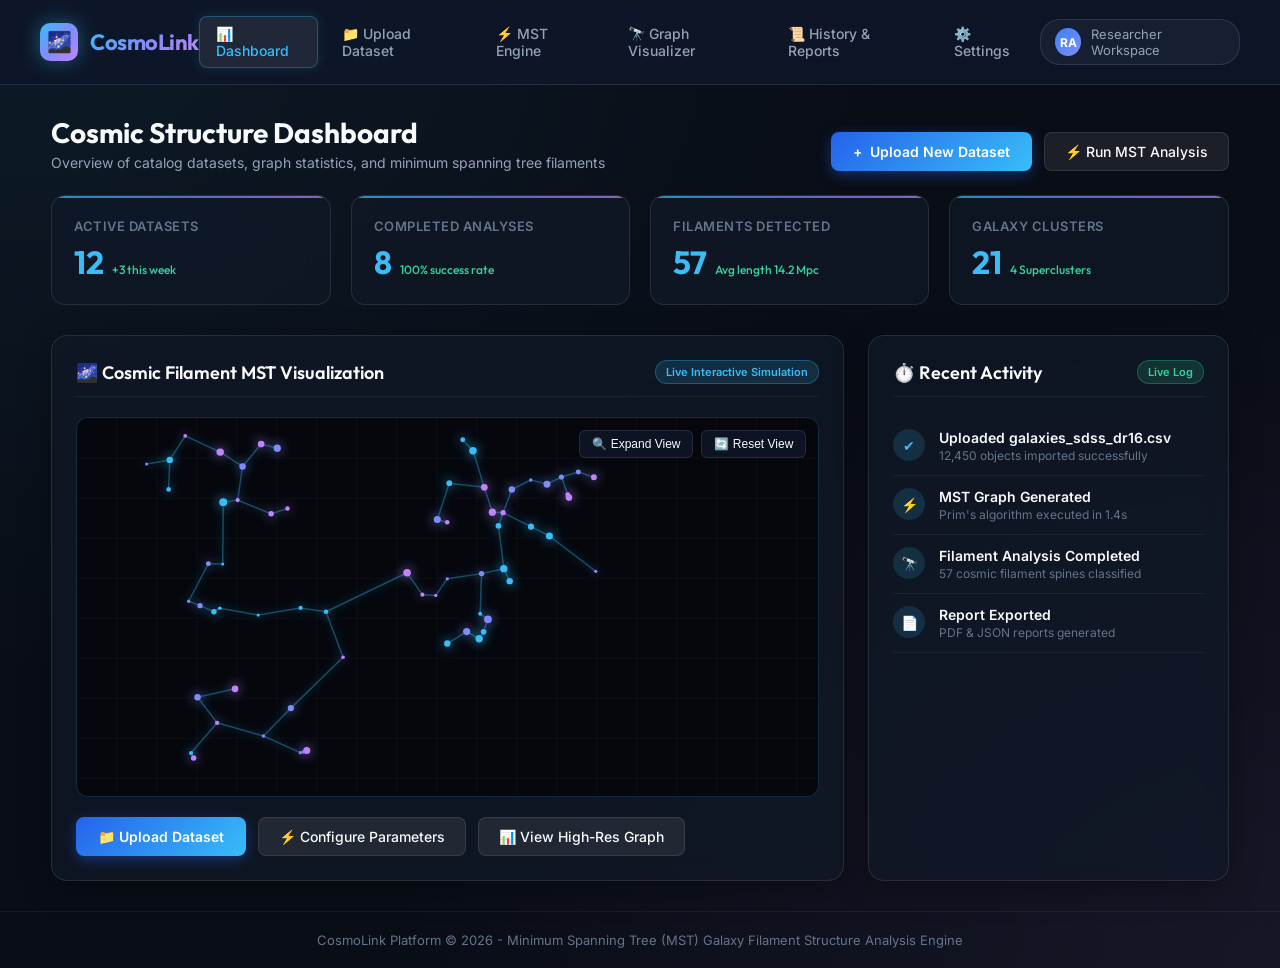
<file: app/index.html>
<!DOCTYPE html>
<html lang="en">
<head>
  <meta charset="UTF-8">
  <meta name="viewport" content="width=device-width, initial-scale=1.0">
  <title>CosmoLink - Cosmic Filament Analysis Dashboard</title>
  <link rel="stylesheet" href="styles.css">
</head>
<body>

<header>
  <a href="index.html" class="brand">
    <div class="brand-logo">🌌</div>
    <h1>CosmoLink</h1>
  </a>

  <nav>
    <a href="index.html" class="active">📊 Dashboard</a>
    <a href="upload.html">📁 Upload Dataset</a>
    <a href="analysis.html">⚡ MST Engine</a>
    <a href="results.html">🔭 Graph Visualizer</a>
    <a href="history.html">📜 History & Reports</a>
    <a href="settings.html">⚙️ Settings</a>
  </nav>

  <div class="user-badge">
    <div class="avatar">RA</div>
    <span>Researcher Workspace</span>
  </div>
</header>

<div class="container">
  <div class="page-header">
    <div>
      <h2>Cosmic Structure Dashboard</h2>
      <p>Overview of catalog datasets, graph statistics, and minimum spanning tree filaments</p>
    </div>
    <div class="button-group" style="margin-top:0;">
      <a href="upload.html" class="btn-primary"><span>+</span> Upload New Dataset</a>
      <a href="analysis.html" class="btn-secondary">⚡ Run MST Analysis</a>
    </div>
  </div>

  <div class="cards-grid">
    <div class="metric-card">
      <h3>Active Datasets</h3>
      <div class="val">12 <span class="sub">+3 this week</span></div>
    </div>
    <div class="metric-card">
      <h3>Completed Analyses</h3>
      <div class="val">8 <span class="sub">100% success rate</span></div>
    </div>
    <div class="metric-card">
      <h3>Filaments Detected</h3>
      <div class="val">57 <span class="sub">Avg length 14.2 Mpc</span></div>
    </div>
    <div class="metric-card">
      <h3>Galaxy Clusters</h3>
      <div class="val">21 <span class="sub">4 Superclusters</span></div>
    </div>
  </div>

  <div class="main-grid">
    <div class="panel">
      <div class="panel-header">
        <h3 class="panel-title">🌌 Cosmic Filament MST Visualization</h3>
        <span class="badge badge-info">Live Interactive Simulation</span>
      </div>

      <div class="canvas-wrapper">
        <canvas id="cosmoCanvas"></canvas>
        <div class="canvas-overlay-controls">
          <button class="btn-icon" onclick="location.href='results.html'">🔍 Expand View</button>
          <button class="btn-icon">🔄 Reset View</button>
        </div>
      </div>

      <div class="button-group">
        <a href="upload.html" class="btn-primary">📁 Upload Dataset</a>
        <a href="analysis.html" class="btn-secondary">⚡ Configure Parameters</a>
        <a href="results.html" class="btn-secondary">📊 View High-Res Graph</a>
      </div>
    </div>

    <div class="panel">
      <div class="panel-header">
        <h3 class="panel-title">⏱️ Recent Activity</h3>
        <span class="badge badge-success">Live Log</span>
      </div>

      <ul class="activity-list">
        <li class="activity-item">
          <div class="activity-icon">✔</div>
          <div class="activity-content">
            <h4>Uploaded galaxies_sdss_dr16.csv</h4>
            <p>12,450 objects imported successfully</p>
          </div>
        </li>
        <li class="activity-item">
          <div class="activity-icon">⚡</div>
          <div class="activity-content">
            <h4>MST Graph Generated</h4>
            <p>Prim's algorithm executed in 1.4s</p>
          </div>
        </li>
        <li class="activity-item">
          <div class="activity-icon">🔭</div>
          <div class="activity-content">
            <h4>Filament Analysis Completed</h4>
            <p>57 cosmic filament spines classified</p>
          </div>
        </li>
        <li class="activity-item">
          <div class="activity-icon">📄</div>
          <div class="activity-content">
            <h4>Report Exported</h4>
            <p>PDF & JSON reports generated</p>
          </div>
        </li>
      </ul>
    </div>
  </div>
</div>

<footer>
  CosmoLink Platform &copy; 2026 - Minimum Spanning Tree (MST) Galaxy Filament Structure Analysis Engine
</footer>

<script src="main.js"></script>
</body>
</html>
</file>
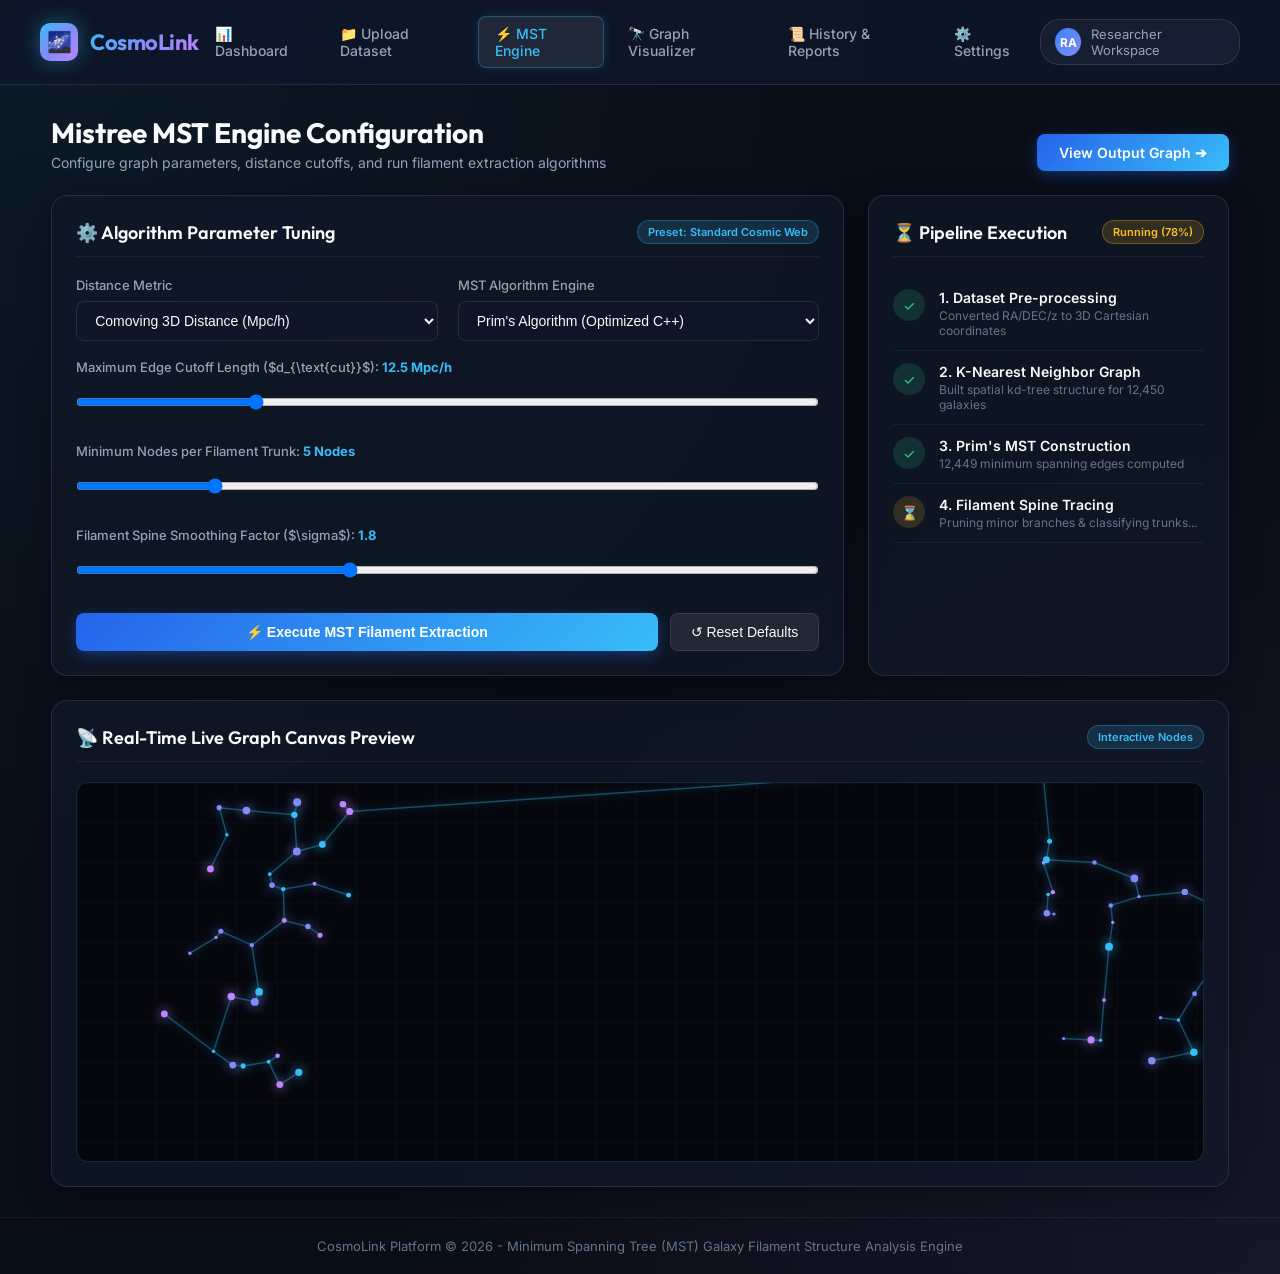
<file: app/analysis.html>
<!DOCTYPE html>
<html lang="en">
<head>
  <meta charset="UTF-8">
  <meta name="viewport" content="width=device-width, initial-scale=1.0">
  <title>MST Analysis Engine - CosmoLink</title>
  <link rel="stylesheet" href="styles.css">
</head>
<body>

<header>
  <a href="index.html" class="brand">
    <div class="brand-logo">🌌</div>
    <h1>CosmoLink</h1>
  </a>

  <nav>
    <a href="index.html">📊 Dashboard</a>
    <a href="upload.html">📁 Upload Dataset</a>
    <a href="analysis.html" class="active">⚡ MST Engine</a>
    <a href="results.html">🔭 Graph Visualizer</a>
    <a href="history.html">📜 History & Reports</a>
    <a href="settings.html">⚙️ Settings</a>
  </nav>

  <div class="user-badge">
    <div class="avatar">RA</div>
    <span>Researcher Workspace</span>
  </div>
</header>

<div class="container">
  <div class="page-header">
    <div>
      <h2>Mistree MST Engine Configuration</h2>
      <p>Configure graph parameters, distance cutoffs, and run filament extraction algorithms</p>
    </div>
    <div class="button-group" style="margin-top:0;">
      <a href="results.html" class="btn-primary">View Output Graph ➔</a>
    </div>
  </div>

  <div class="main-grid">
    <div class="panel">
      <div class="panel-header">
        <h3 class="panel-title">⚙️ Algorithm Parameter Tuning</h3>
        <span class="badge badge-info">Preset: Standard Cosmic Web</span>
      </div>

      <div style="display:grid; grid-template-columns: 1fr 1fr; gap:20px;">
        <div class="form-group">
          <label>Distance Metric</label>
          <select class="form-control">
            <option selected>Comoving 3D Distance (Mpc/h)</option>
            <option>Angular Separation + Redshift Space</option>
            <option>Projected 2D Sky Coordinates</option>
          </select>
        </div>

        <div class="form-group">
          <label>MST Algorithm Engine</label>
          <select class="form-control">
            <option selected>Prim's Algorithm (Optimized C++)</option>
            <option>Kruskal's Parallel Disjoint-Set</option>
            <option>SciPy Minimum Spanning Tree</option>
          </select>
        </div>
      </div>

      <div class="form-group">
        <label>Maximum Edge Cutoff Length ($d_{\text{cut}}$): <strong style="color:var(--accent-cyan);" id="dcutVal">12.5 Mpc/h</strong></label>
        <input type="range" min="1" max="50" value="12" class="form-control" oninput="document.getElementById('dcutVal').innerText = this.value + '.5 Mpc/h'">
      </div>

      <div class="form-group">
        <label>Minimum Nodes per Filament Trunk: <strong style="color:var(--accent-cyan);" id="nodesVal">5 Nodes</strong></label>
        <input type="range" min="2" max="20" value="5" class="form-control" oninput="document.getElementById('nodesVal').innerText = this.value + ' Nodes'">
      </div>

      <div class="form-group">
        <label>Filament Spine Smoothing Factor ($\sigma$): <strong style="color:var(--accent-cyan);" id="smoothVal">1.8</strong></label>
        <input type="range" min="0" max="5" step="0.1" value="1.8" class="form-control" oninput="document.getElementById('smoothVal').innerText = this.value">
      </div>

      <div class="button-group">
        <button class="btn-primary" style="flex:1; justify-content:center;">⚡ Execute MST Filament Extraction</button>
        <button class="btn-secondary">↺ Reset Defaults</button>
      </div>
    </div>

    <div class="panel">
      <div class="panel-header">
        <h3 class="panel-title">⏳ Pipeline Execution</h3>
        <span class="badge badge-pending">Running (78%)</span>
      </div>

      <ul class="activity-list">
        <li class="activity-item">
          <div class="activity-icon" style="background:rgba(52,211,153,0.15); color:var(--accent-green);">✓</div>
          <div class="activity-content">
            <h4>1. Dataset Pre-processing</h4>
            <p>Converted RA/DEC/z to 3D Cartesian coordinates</p>
          </div>
        </li>
        <li class="activity-item">
          <div class="activity-icon" style="background:rgba(52,211,153,0.15); color:var(--accent-green);">✓</div>
          <div class="activity-content">
            <h4>2. K-Nearest Neighbor Graph</h4>
            <p>Built spatial kd-tree structure for 12,450 galaxies</p>
          </div>
        </li>
        <li class="activity-item">
          <div class="activity-icon" style="background:rgba(52,211,153,0.15); color:var(--accent-green);">✓</div>
          <div class="activity-content">
            <h4>3. Prim's MST Construction</h4>
            <p>12,449 minimum spanning edges computed</p>
          </div>
        </li>
        <li class="activity-item">
          <div class="activity-icon" style="background:rgba(251,191,36,0.15); color:var(--accent-amber);">⌛</div>
          <div class="activity-content">
            <h4>4. Filament Spine Tracing</h4>
            <p>Pruning minor branches & classifying trunks...</p>
          </div>
        </li>
      </ul>
    </div>
  </div>

  <div class="panel" style="margin-top:24px;">
    <div class="panel-header">
      <h3 class="panel-title">📡 Real-Time Live Graph Canvas Preview</h3>
      <span class="badge badge-info">Interactive Nodes</span>
    </div>

    <div class="canvas-wrapper">
      <canvas id="cosmoCanvas"></canvas>
    </div>
  </div>
</div>

<footer>
  CosmoLink Platform &copy; 2026 - Minimum Spanning Tree (MST) Galaxy Filament Structure Analysis Engine
</footer>

<script src="main.js"></script>
</body>
</html>
</file>
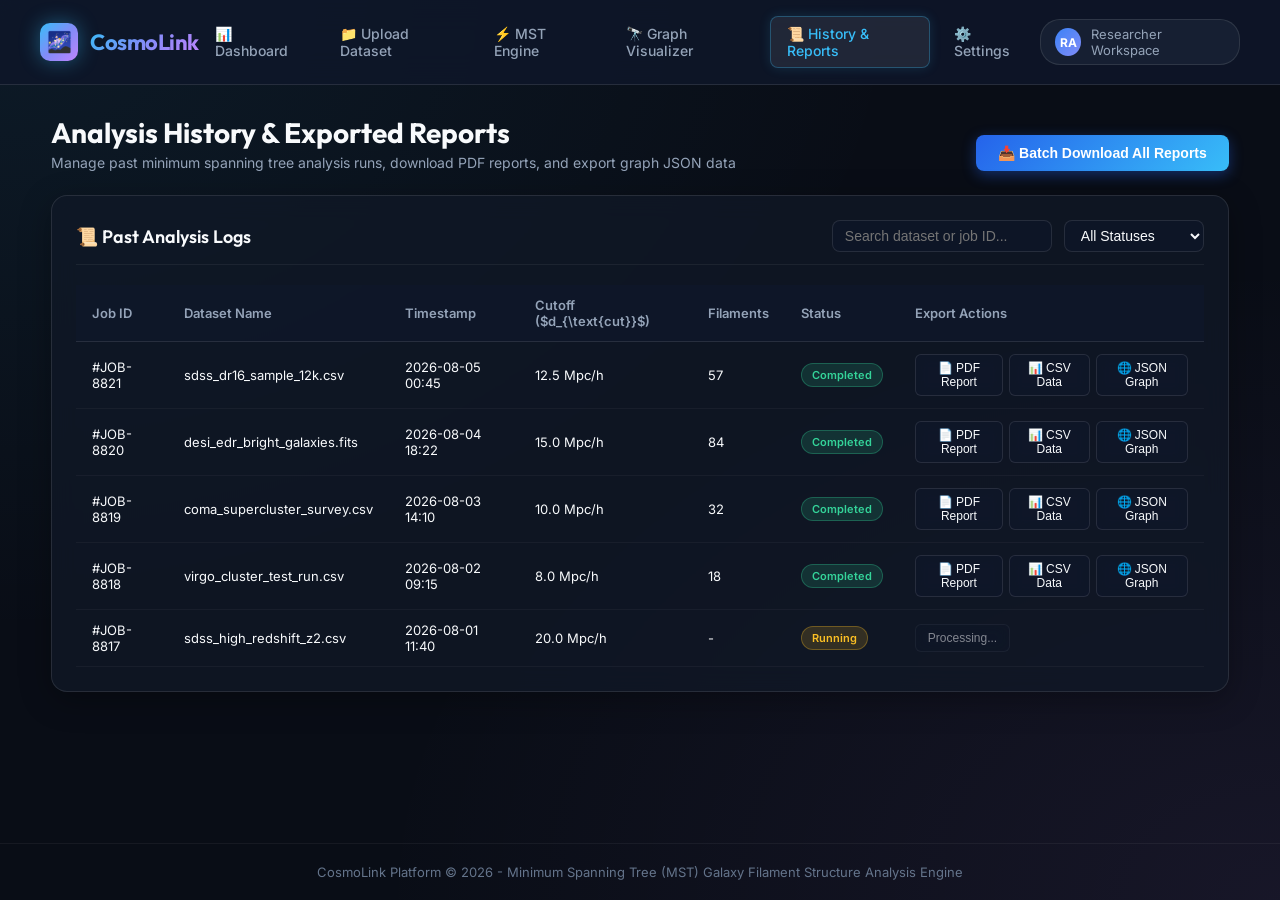
<file: app/history.html>
<!DOCTYPE html>
<html lang="en">
<head>
  <meta charset="UTF-8">
  <meta name="viewport" content="width=device-width, initial-scale=1.0">
  <title>Analysis History & Reports - CosmoLink</title>
  <link rel="stylesheet" href="styles.css">
</head>
<body>

<header>
  <a href="index.html" class="brand">
    <div class="brand-logo">🌌</div>
    <h1>CosmoLink</h1>
  </a>

  <nav>
    <a href="index.html">📊 Dashboard</a>
    <a href="upload.html">📁 Upload Dataset</a>
    <a href="analysis.html">⚡ MST Engine</a>
    <a href="results.html">🔭 Graph Visualizer</a>
    <a href="history.html" class="active">📜 History & Reports</a>
    <a href="settings.html">⚙️ Settings</a>
  </nav>

  <div class="user-badge">
    <div class="avatar">RA</div>
    <span>Researcher Workspace</span>
  </div>
</header>

<div class="container">
  <div class="page-header">
    <div>
      <h2>Analysis History & Exported Reports</h2>
      <p>Manage past minimum spanning tree analysis runs, download PDF reports, and export graph JSON data</p>
    </div>
    <div class="button-group" style="margin-top:0;">
      <button class="btn-primary">📥 Batch Download All Reports</button>
    </div>
  </div>

  <div class="panel">
    <div class="panel-header">
      <h3 class="panel-title">📜 Past Analysis Logs</h3>
      <div style="display:flex; gap:12px;">
        <input type="text" placeholder="Search dataset or job ID..." class="form-control" style="padding:6px 12px; width:220px;">
        <select class="form-control" style="padding:6px 12px; width:140px;">
          <option>All Statuses</option>
          <option>Completed</option>
          <option>Running</option>
        </select>
      </div>
    </div>

    <table class="data-table">
      <thead>
        <tr>
          <th>Job ID</th>
          <th>Dataset Name</th>
          <th>Timestamp</th>
          <th>Cutoff ($d_{\text{cut}}$)</th>
          <th>Filaments</th>
          <th>Status</th>
          <th>Export Actions</th>
        </tr>
      </thead>
      <tbody>
        <tr>
          <td>#JOB-8821</td>
          <td>sdss_dr16_sample_12k.csv</td>
          <td>2026-08-05 00:45</td>
          <td>12.5 Mpc/h</td>
          <td>57</td>
          <td><span class="badge badge-success">Completed</span></td>
          <td>
            <div style="display:flex; gap:6px;">
              <button class="btn-icon">📄 PDF Report</button>
              <button class="btn-icon">📊 CSV Data</button>
              <button class="btn-icon">🌐 JSON Graph</button>
            </div>
          </td>
        </tr>
        <tr>
          <td>#JOB-8820</td>
          <td>desi_edr_bright_galaxies.fits</td>
          <td>2026-08-04 18:22</td>
          <td>15.0 Mpc/h</td>
          <td>84</td>
          <td><span class="badge badge-success">Completed</span></td>
          <td>
            <div style="display:flex; gap:6px;">
              <button class="btn-icon">📄 PDF Report</button>
              <button class="btn-icon">📊 CSV Data</button>
              <button class="btn-icon">🌐 JSON Graph</button>
            </div>
          </td>
        </tr>
        <tr>
          <td>#JOB-8819</td>
          <td>coma_supercluster_survey.csv</td>
          <td>2026-08-03 14:10</td>
          <td>10.0 Mpc/h</td>
          <td>32</td>
          <td><span class="badge badge-success">Completed</span></td>
          <td>
            <div style="display:flex; gap:6px;">
              <button class="btn-icon">📄 PDF Report</button>
              <button class="btn-icon">📊 CSV Data</button>
              <button class="btn-icon">🌐 JSON Graph</button>
            </div>
          </td>
        </tr>
        <tr>
          <td>#JOB-8818</td>
          <td>virgo_cluster_test_run.csv</td>
          <td>2026-08-02 09:15</td>
          <td>8.0 Mpc/h</td>
          <td>18</td>
          <td><span class="badge badge-success">Completed</span></td>
          <td>
            <div style="display:flex; gap:6px;">
              <button class="btn-icon">📄 PDF Report</button>
              <button class="btn-icon">📊 CSV Data</button>
              <button class="btn-icon">🌐 JSON Graph</button>
            </div>
          </td>
        </tr>
        <tr>
          <td>#JOB-8817</td>
          <td>sdss_high_redshift_z2.csv</td>
          <td>2026-08-01 11:40</td>
          <td>20.0 Mpc/h</td>
          <td>-</td>
          <td><span class="badge badge-pending">Running</span></td>
          <td>
            <div style="display:flex; gap:6px;">
              <button class="btn-icon" disabled style="opacity:0.5;">Processing...</button>
            </div>
          </td>
        </tr>
      </tbody>
    </table>
  </div>
</div>

<footer>
  CosmoLink Platform &copy; 2026 - Minimum Spanning Tree (MST) Galaxy Filament Structure Analysis Engine
</footer>

<script src="main.js"></script>
</body>
</html>
</file>
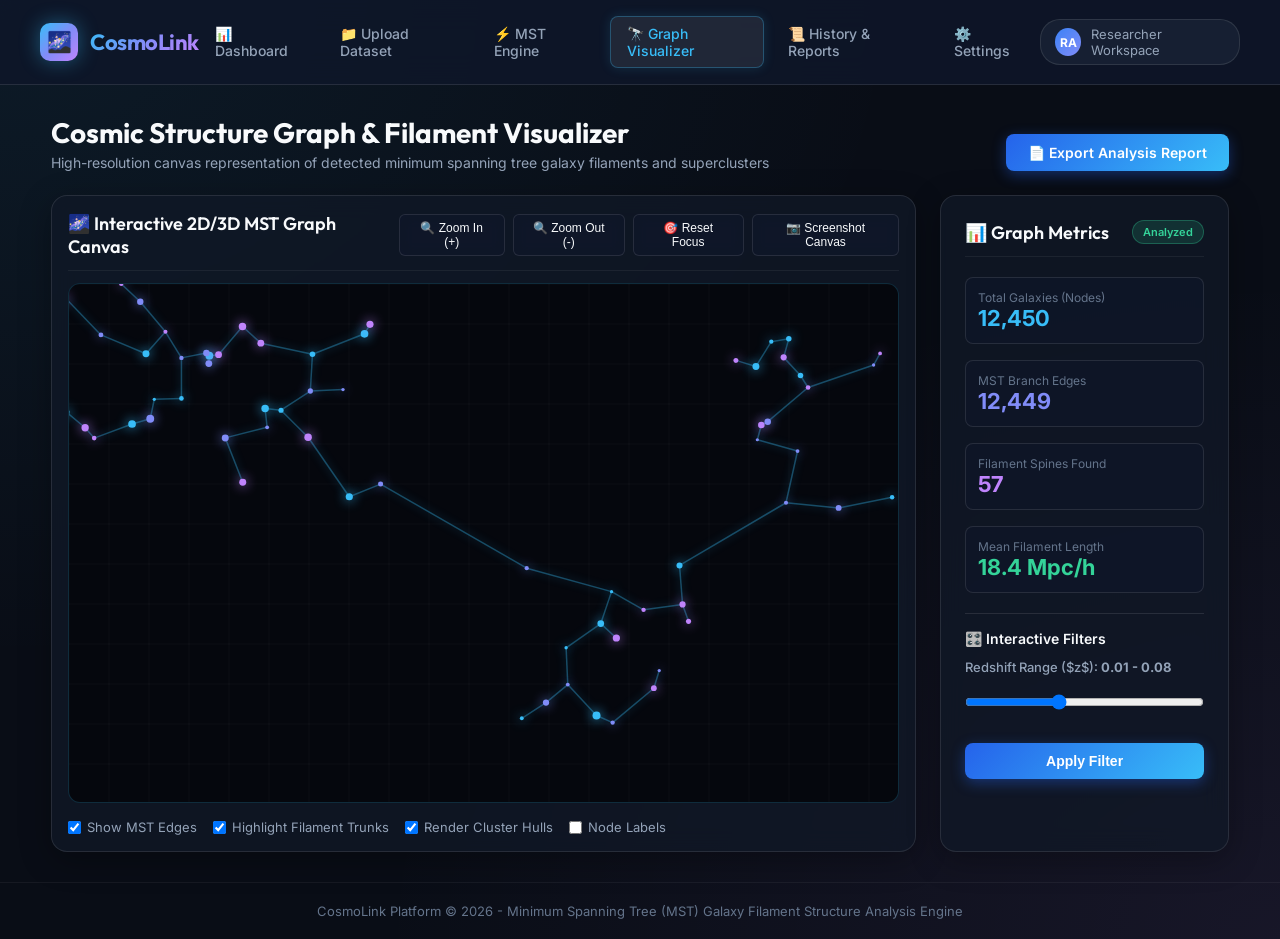
<file: app/results.html>
<!DOCTYPE html>
<html lang="en">
<head>
  <meta charset="UTF-8">
  <meta name="viewport" content="width=device-width, initial-scale=1.0">
  <title>Cosmic Filament Graph Visualizer - CosmoLink</title>
  <link rel="stylesheet" href="styles.css">
</head>
<body>

<header>
  <a href="index.html" class="brand">
    <div class="brand-logo">🌌</div>
    <h1>CosmoLink</h1>
  </a>

  <nav>
    <a href="index.html">📊 Dashboard</a>
    <a href="upload.html">📁 Upload Dataset</a>
    <a href="analysis.html">⚡ MST Engine</a>
    <a href="results.html" class="active">🔭 Graph Visualizer</a>
    <a href="history.html">📜 History & Reports</a>
    <a href="settings.html">⚙️ Settings</a>
  </nav>

  <div class="user-badge">
    <div class="avatar">RA</div>
    <span>Researcher Workspace</span>
  </div>
</header>

<div class="container">
  <div class="page-header">
    <div>
      <h2>Cosmic Structure Graph & Filament Visualizer</h2>
      <p>High-resolution canvas representation of detected minimum spanning tree galaxy filaments and superclusters</p>
    </div>
    <div class="button-group" style="margin-top:0;">
      <a href="history.html" class="btn-primary">📄 Export Analysis Report</a>
    </div>
  </div>

  <div class="main-grid" style="grid-template-columns: 3fr 1fr;">
    <div class="panel" style="padding:16px;">
      <div class="panel-header" style="margin-bottom:12px;">
        <h3 class="panel-title">🌌 Interactive 2D/3D MST Graph Canvas</h3>
        <div style="display:flex; gap:8px;">
          <button class="btn-icon">🔍 Zoom In (+)</button>
          <button class="btn-icon">🔍 Zoom Out (-)</button>
          <button class="btn-icon">🎯 Reset Focus</button>
          <button class="btn-icon">📷 Screenshot Canvas</button>
        </div>
      </div>

      <div class="canvas-wrapper" style="height: 520px;">
        <canvas id="cosmoCanvas"></canvas>
      </div>

      <div style="display:flex; gap:16px; margin-top:16px; font-size:13px; color:var(--text-secondary);">
        <label style="display:flex; align-items:center; gap:6px;">
          <input type="checkbox" checked> Show MST Edges
        </label>
        <label style="display:flex; align-items:center; gap:6px;">
          <input type="checkbox" checked> Highlight Filament Trunks
        </label>
        <label style="display:flex; align-items:center; gap:6px;">
          <input type="checkbox" checked> Render Cluster Hulls
        </label>
        <label style="display:flex; align-items:center; gap:6px;">
          <input type="checkbox"> Node Labels
        </label>
      </div>
    </div>

    <div class="panel">
      <div class="panel-header">
        <h3 class="panel-title">📊 Graph Metrics</h3>
        <span class="badge badge-success">Analyzed</span>
      </div>

      <div style="display:flex; flex-direction:column; gap:16px;">
        <div style="background:rgba(15,23,42,0.6); padding:12px; border-radius:8px; border:1px solid var(--border-color);">
          <div style="font-size:12px; color:var(--text-muted);">Total Galaxies (Nodes)</div>
          <div style="font-size:22px; font-weight:700; color:var(--accent-cyan);">12,450</div>
        </div>

        <div style="background:rgba(15,23,42,0.6); padding:12px; border-radius:8px; border:1px solid var(--border-color);">
          <div style="font-size:12px; color:var(--text-muted);">MST Branch Edges</div>
          <div style="font-size:22px; font-weight:700; color:var(--accent-purple);">12,449</div>
        </div>

        <div style="background:rgba(15,23,42,0.6); padding:12px; border-radius:8px; border:1px solid var(--border-color);">
          <div style="font-size:12px; color:var(--text-muted);">Filament Spines Found</div>
          <div style="font-size:22px; font-weight:700; color:var(--accent-pink);">57</div>
        </div>

        <div style="background:rgba(15,23,42,0.6); padding:12px; border-radius:8px; border:1px solid var(--border-color);">
          <div style="font-size:12px; color:var(--text-muted);">Mean Filament Length</div>
          <div style="font-size:22px; font-weight:700; color:var(--accent-green);">18.4 Mpc/h</div>
        </div>
      </div>

      <div style="margin-top:20px; padding-top:16px; border-top:1px solid var(--border-color);">
        <h4 style="font-size:14px; font-weight:600; margin-bottom:12px;">🎛️ Interactive Filters</h4>
        
        <div class="form-group">
          <label>Redshift Range ($z$): <strong>0.01 - 0.08</strong></label>
          <input type="range" min="0.01" max="0.2" step="0.01" value="0.08" class="form-control">
        </div>

        <button class="btn-primary" style="width:100%; justify-content:center;">Apply Filter</button>
      </div>
    </div>
  </div>
</div>

<footer>
  CosmoLink Platform &copy; 2026 - Minimum Spanning Tree (MST) Galaxy Filament Structure Analysis Engine
</footer>

<script src="main.js"></script>
</body>
</html>
</file>
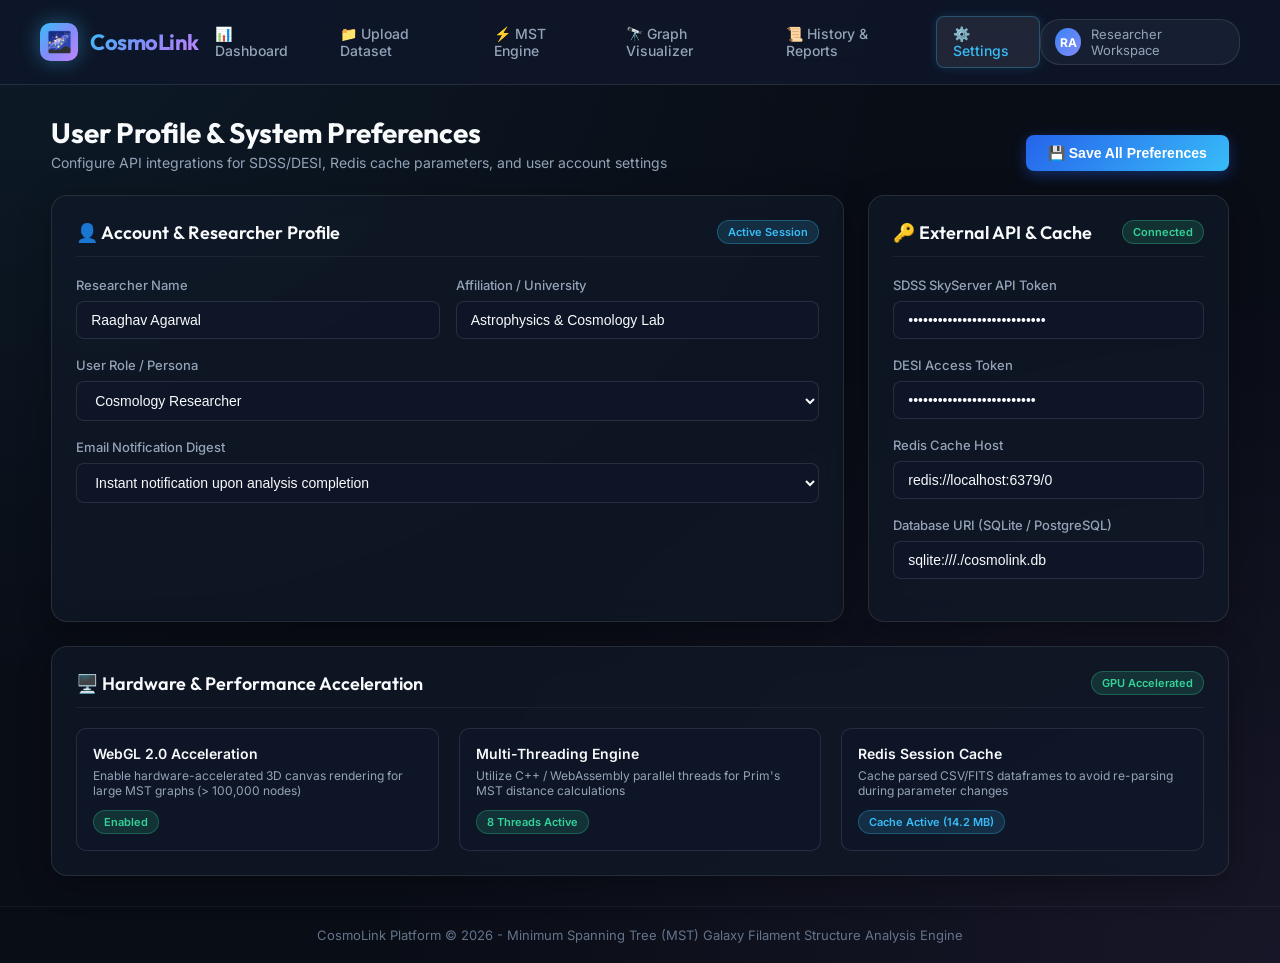
<file: app/settings.html>
<!DOCTYPE html>
<html lang="en">
<head>
  <meta charset="UTF-8">
  <meta name="viewport" content="width=device-width, initial-scale=1.0">
  <title>Settings & API Config - CosmoLink</title>
  <link rel="stylesheet" href="styles.css">
</head>
<body>

<header>
  <a href="index.html" class="brand">
    <div class="brand-logo">🌌</div>
    <h1>CosmoLink</h1>
  </a>

  <nav>
    <a href="index.html">📊 Dashboard</a>
    <a href="upload.html">📁 Upload Dataset</a>
    <a href="analysis.html">⚡ MST Engine</a>
    <a href="results.html">🔭 Graph Visualizer</a>
    <a href="history.html">📜 History & Reports</a>
    <a href="settings.html" class="active">⚙️ Settings</a>
  </nav>

  <div class="user-badge">
    <div class="avatar">RA</div>
    <span>Researcher Workspace</span>
  </div>
</header>

<div class="container">
  <div class="page-header">
    <div>
      <h2>User Profile & System Preferences</h2>
      <p>Configure API integrations for SDSS/DESI, Redis cache parameters, and user account settings</p>
    </div>
    <div class="button-group" style="margin-top:0;">
      <button class="btn-primary">💾 Save All Preferences</button>
    </div>
  </div>

  <div class="main-grid">
    <div class="panel">
      <div class="panel-header">
        <h3 class="panel-title">👤 Account & Researcher Profile</h3>
        <span class="badge badge-info">Active Session</span>
      </div>

      <div style="display:grid; grid-template-columns: 1fr 1fr; gap:16px;">
        <div class="form-group">
          <label>Researcher Name</label>
          <input type="text" value="Raaghav Agarwal" class="form-control">
        </div>
        <div class="form-group">
          <label>Affiliation / University</label>
          <input type="text" value="Astrophysics & Cosmology Lab" class="form-control">
        </div>
      </div>

      <div class="form-group">
        <label>User Role / Persona</label>
        <select class="form-control">
          <option selected>Cosmology Researcher</option>
          <option>Astrophysics Student</option>
          <option>Educator / Professor</option>
        </select>
      </div>

      <div class="form-group">
        <label>Email Notification Digest</label>
        <select class="form-control">
          <option selected>Instant notification upon analysis completion</option>
          <option>Daily summary report</option>
          <option>Disabled</option>
        </select>
      </div>
    </div>

    <div class="panel">
      <div class="panel-header">
        <h3 class="panel-title">🔑 External API & Cache</h3>
        <span class="badge badge-success">Connected</span>
      </div>

      <div class="form-group">
        <label>SDSS SkyServer API Token</label>
        <input type="password" value="sdss_skyserver_sec_891283719" class="form-control">
      </div>

      <div class="form-group">
        <label>DESI Access Token</label>
        <input type="password" value="desi_access_key_9918237192" class="form-control">
      </div>

      <div class="form-group">
        <label>Redis Cache Host</label>
        <input type="text" value="redis://localhost:6379/0" class="form-control">
      </div>

      <div class="form-group">
        <label>Database URI (SQLite / PostgreSQL)</label>
        <input type="text" value="sqlite:///./cosmolink.db" class="form-control">
      </div>
    </div>
  </div>

  <div class="panel" style="margin-top:24px;">
    <div class="panel-header">
      <h3 class="panel-title">🖥️ Hardware & Performance Acceleration</h3>
      <span class="badge badge-success">GPU Accelerated</span>
    </div>

    <div style="display:grid; grid-template-columns: repeat(3, 1fr); gap:20px;">
      <div style="background:rgba(15,23,42,0.6); padding:16px; border-radius:10px; border:1px solid var(--border-color);">
        <h4 style="font-size:14px; font-weight:600; margin-bottom:6px;">WebGL 2.0 Acceleration</h4>
        <p style="font-size:12px; color:var(--text-secondary); margin-bottom:12px;">Enable hardware-accelerated 3D canvas rendering for large MST graphs (&gt; 100,000 nodes)</p>
        <span class="badge badge-success">Enabled</span>
      </div>

      <div style="background:rgba(15,23,42,0.6); padding:16px; border-radius:10px; border:1px solid var(--border-color);">
        <h4 style="font-size:14px; font-weight:600; margin-bottom:6px;">Multi-Threading Engine</h4>
        <p style="font-size:12px; color:var(--text-secondary); margin-bottom:12px;">Utilize C++ / WebAssembly parallel threads for Prim's MST distance calculations</p>
        <span class="badge badge-success">8 Threads Active</span>
      </div>

      <div style="background:rgba(15,23,42,0.6); padding:16px; border-radius:10px; border:1px solid var(--border-color);">
        <h4 style="font-size:14px; font-weight:600; margin-bottom:6px;">Redis Session Cache</h4>
        <p style="font-size:12px; color:var(--text-secondary); margin-bottom:12px;">Cache parsed CSV/FITS dataframes to avoid re-parsing during parameter changes</p>
        <span class="badge badge-info">Cache Active (14.2 MB)</span>
      </div>
    </div>
  </div>
</div>

<footer>
  CosmoLink Platform &copy; 2026 - Minimum Spanning Tree (MST) Galaxy Filament Structure Analysis Engine
</footer>

<script src="main.js"></script>
</body>
</html>
</file>
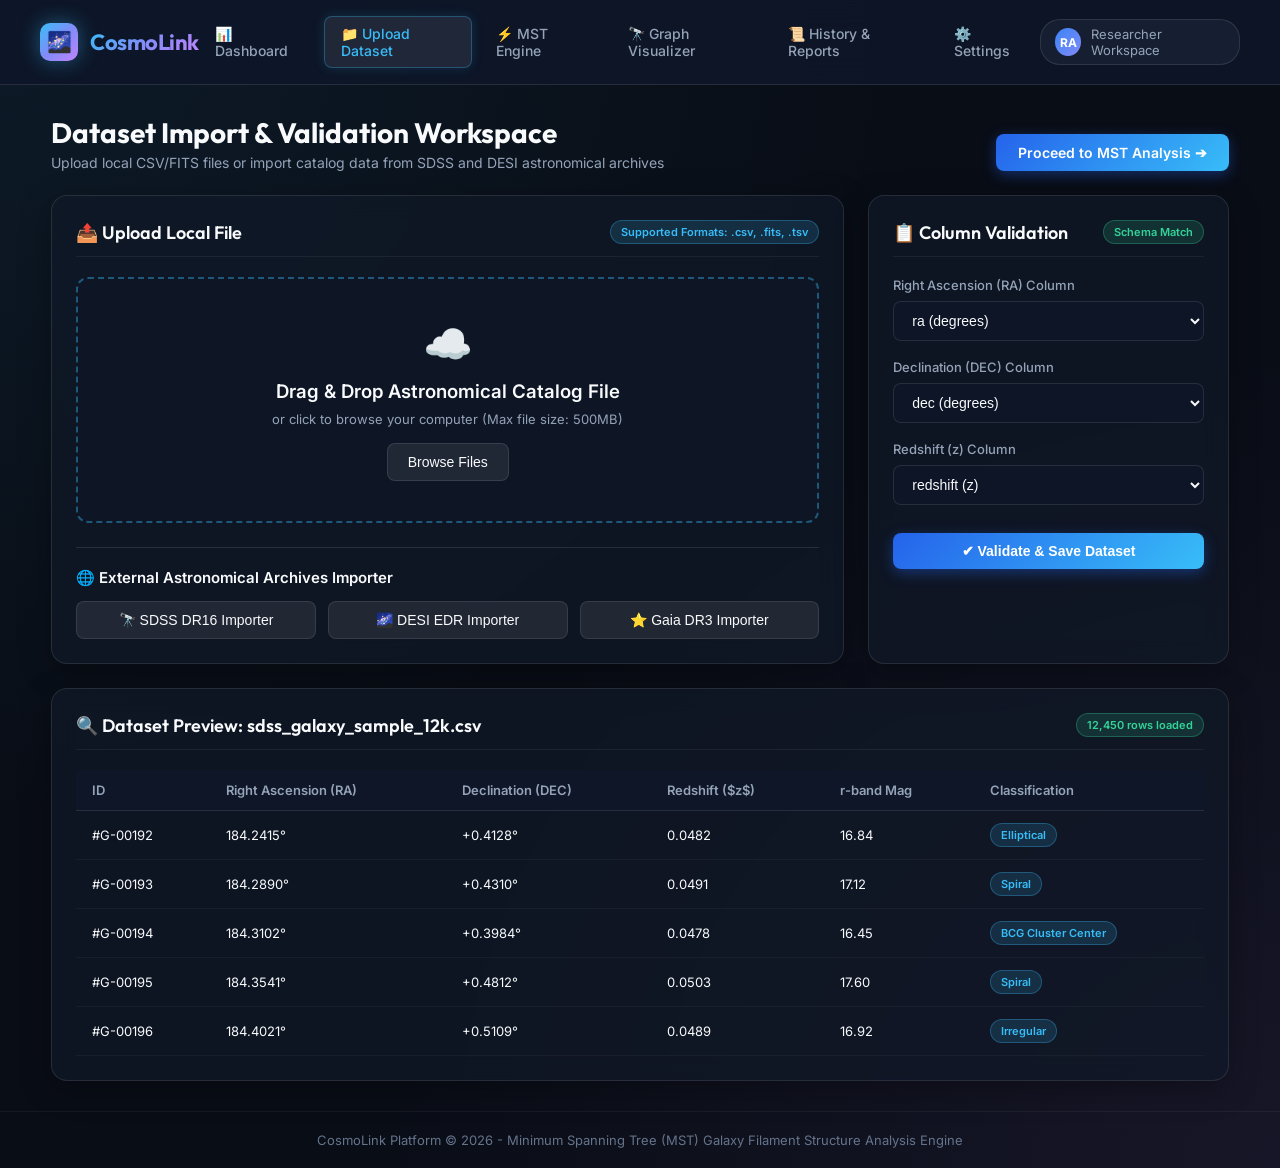
<file: app/upload.html>
<!DOCTYPE html>
<html lang="en">
<head>
  <meta charset="UTF-8">
  <meta name="viewport" content="width=device-width, initial-scale=1.0">
  <title>Upload Dataset - CosmoLink</title>
  <link rel="stylesheet" href="styles.css">
</head>
<body>

<header>
  <a href="index.html" class="brand">
    <div class="brand-logo">🌌</div>
    <h1>CosmoLink</h1>
  </a>

  <nav>
    <a href="index.html">📊 Dashboard</a>
    <a href="upload.html" class="active">📁 Upload Dataset</a>
    <a href="analysis.html">⚡ MST Engine</a>
    <a href="results.html">🔭 Graph Visualizer</a>
    <a href="history.html">📜 History & Reports</a>
    <a href="settings.html">⚙️ Settings</a>
  </nav>

  <div class="user-badge">
    <div class="avatar">RA</div>
    <span>Researcher Workspace</span>
  </div>
</header>

<div class="container">
  <div class="page-header">
    <div>
      <h2>Dataset Import & Validation Workspace</h2>
      <p>Upload local CSV/FITS files or import catalog data from SDSS and DESI astronomical archives</p>
    </div>
    <div class="button-group" style="margin-top:0;">
      <a href="analysis.html" class="btn-primary">Proceed to MST Analysis ➔</a>
    </div>
  </div>

  <div class="main-grid">
    <div class="panel">
      <div class="panel-header">
        <h3 class="panel-title">📤 Upload Local File</h3>
        <span class="badge badge-info">Supported Formats: .csv, .fits, .tsv</span>
      </div>

      <div class="dropzone" id="dropzone">
        <div class="dropzone-icon">☁️</div>
        <h3 style="margin-bottom:8px; font-weight:600;">Drag & Drop Astronomical Catalog File</h3>
        <p style="color:var(--text-secondary); font-size:13px; margin-bottom:16px;">or click to browse your computer (Max file size: 500MB)</p>
        <button class="btn-secondary">Browse Files</button>
      </div>

      <div style="margin-top:24px; padding-top:20px; border-top:1px solid var(--border-color);">
        <h4 style="font-size:15px; font-weight:600; margin-bottom:14px;">🌐 External Astronomical Archives Importer</h4>
        <div style="display:grid; grid-template-columns:repeat(3, 1fr); gap:12px;">
          <button class="btn-secondary" style="justify-content:center;">🔭 SDSS DR16 Importer</button>
          <button class="btn-secondary" style="justify-content:center;">🌌 DESI EDR Importer</button>
          <button class="btn-secondary" style="justify-content:center;">⭐ Gaia DR3 Importer</button>
        </div>
      </div>
    </div>

    <div class="panel">
      <div class="panel-header">
        <h3 class="panel-title">📋 Column Validation</h3>
        <span class="badge badge-success">Schema Match</span>
      </div>

      <div class="form-group">
        <label>Right Ascension (RA) Column</label>
        <select class="form-control">
          <option selected>ra (degrees)</option>
          <option>RA_deg</option>
        </select>
      </div>

      <div class="form-group">
        <label>Declination (DEC) Column</label>
        <select class="form-control">
          <option selected>dec (degrees)</option>
          <option>DEC_deg</option>
        </select>
      </div>

      <div class="form-group">
        <label>Redshift (z) Column</label>
        <select class="form-control">
          <option selected>redshift (z)</option>
          <option>z_spec</option>
        </select>
      </div>

      <button class="btn-primary" style="width:100%; justify-content:center; margin-top:10px;">
        ✔ Validate & Save Dataset
      </button>
    </div>
  </div>

  <div class="panel" style="margin-top:24px;">
    <div class="panel-header">
      <h3 class="panel-title">🔍 Dataset Preview: sdss_galaxy_sample_12k.csv</h3>
      <span class="badge badge-success">12,450 rows loaded</span>
    </div>

    <table class="data-table">
      <thead>
        <tr>
          <th>ID</th>
          <th>Right Ascension (RA)</th>
          <th>Declination (DEC)</th>
          <th>Redshift ($z$)</th>
          <th>r-band Mag</th>
          <th>Classification</th>
        </tr>
      </thead>
      <tbody>
        <tr>
          <td>#G-00192</td>
          <td>184.2415°</td>
          <td>+0.4128°</td>
          <td>0.0482</td>
          <td>16.84</td>
          <td><span class="badge badge-info">Elliptical</span></td>
        </tr>
        <tr>
          <td>#G-00193</td>
          <td>184.2890°</td>
          <td>+0.4310°</td>
          <td>0.0491</td>
          <td>17.12</td>
          <td><span class="badge badge-info">Spiral</span></td>
        </tr>
        <tr>
          <td>#G-00194</td>
          <td>184.3102°</td>
          <td>+0.3984°</td>
          <td>0.0478</td>
          <td>16.45</td>
          <td><span class="badge badge-info">BCG Cluster Center</span></td>
        </tr>
        <tr>
          <td>#G-00195</td>
          <td>184.3541°</td>
          <td>+0.4812°</td>
          <td>0.0503</td>
          <td>17.60</td>
          <td><span class="badge badge-info">Spiral</span></td>
        </tr>
        <tr>
          <td>#G-00196</td>
          <td>184.4021°</td>
          <td>+0.5109°</td>
          <td>0.0489</td>
          <td>16.92</td>
          <td><span class="badge badge-info">Irregular</span></td>
        </tr>
      </tbody>
    </table>
  </div>
</div>

<footer>
  CosmoLink Platform &copy; 2026 - Minimum Spanning Tree (MST) Galaxy Filament Structure Analysis Engine
</footer>

<script src="main.js"></script>
</body>
</html>
</file>
<file: app/styles.css>
/* CosmoLink - Cosmic Dark Glassmorphism Design System */
@import url('https://fonts.googleapis.com/css2?family=Inter:wght@300;400;500;600;700&family=Outfit:wght@400;500;600;700;800&display=swap');

:root {
  --bg-dark: #090d16;
  --bg-card: rgba(17, 24, 39, 0.75);
  --bg-card-hover: rgba(30, 41, 59, 0.85);
  --border-color: rgba(255, 255, 255, 0.1);
  --border-color-glow: rgba(56, 189, 248, 0.4);
  
  --accent-cyan: #38bdf8;
  --accent-blue: #3b82f6;
  --accent-purple: #818cf8;
  --accent-pink: #c084fc;
  --accent-green: #34d399;
  --accent-amber: #fbbf24;
  
  --text-primary: #f8fafc;
  --text-secondary: #94a3b8;
  --text-muted: #64748b;
  
  --gradient-cosmic: linear-gradient(135deg, #38bdf8 0%, #818cf8 50%, #c084fc 100%);
  --gradient-glow: radial-gradient(circle at 50% 0%, rgba(56, 189, 248, 0.15), transparent 70%);
  
  --font-main: 'Inter', sans-serif;
  --font-heading: 'Outfit', sans-serif;
}

* {
  margin: 0;
  padding: 0;
  box-sizing: border-box;
}

body {
  background-color: var(--bg-dark);
  background-image: 
    radial-gradient(at 0% 0%, rgba(56, 189, 248, 0.08) 0px, transparent 50%),
    radial-gradient(at 100% 100%, rgba(192, 132, 252, 0.08) 0px, transparent 50%);
  color: var(--text-primary);
  font-family: var(--font-main);
  min-height: 100vh;
  display: flex;
  flex-direction: column;
  overflow-x: hidden;
}

/* Header & Navigation */
header {
  background: rgba(15, 23, 42, 0.85);
  backdrop-filter: blur(16px);
  -webkit-backdrop-filter: blur(16px);
  border-bottom: 1px solid var(--border-color);
  padding: 16px 40px;
  display: flex;
  justify-content: space-between;
  align-items: center;
  position: sticky;
  top: 0;
  z-index: 100;
}

.brand {
  display: flex;
  align-items: center;
  gap: 12px;
  text-decoration: none;
}

.brand-logo {
  width: 38px;
  height: 38px;
  background: var(--gradient-cosmic);
  border-radius: 10px;
  display: flex;
  align-items: center;
  justify-content: center;
  font-size: 20px;
  box-shadow: 0 0 20px rgba(56, 189, 248, 0.4);
}

.brand h1 {
  font-family: var(--font-heading);
  font-size: 22px;
  font-weight: 700;
  background: var(--gradient-cosmic);
  -webkit-background-clip: text;
  -webkit-text-fill-color: transparent;
  letter-spacing: -0.5px;
}

nav {
  display: flex;
  gap: 8px;
}

nav a {
  color: var(--text-secondary);
  text-decoration: none;
  padding: 8px 16px;
  border-radius: 8px;
  font-size: 14px;
  font-weight: 500;
  transition: all 0.2s ease;
  display: flex;
  align-items: center;
  gap: 8px;
}

nav a:hover, nav a.active {
  color: var(--text-primary);
  background: rgba(255, 255, 255, 0.08);
  border: 1px solid rgba(255, 255, 255, 0.1);
}

nav a.active {
  color: var(--accent-cyan);
  border-color: rgba(56, 189, 248, 0.3);
  box-shadow: 0 0 12px rgba(56, 189, 248, 0.15);
}

.user-badge {
  display: flex;
  align-items: center;
  gap: 10px;
  background: rgba(30, 41, 59, 0.6);
  padding: 6px 14px;
  border-radius: 20px;
  border: 1px solid var(--border-color);
  font-size: 13px;
  color: var(--text-secondary);
}

.avatar {
  width: 28px;
  height: 28px;
  border-radius: 50%;
  background: linear-gradient(135deg, #3b82f6, #818cf8);
  display: flex;
  align-items: center;
  justify-content: center;
  font-weight: bold;
  color: white;
  font-size: 12px;
}

/* Layout Container */
.container {
  width: 92%;
  max-width: 1400px;
  margin: 30px auto;
  flex: 1;
}

.page-header {
  margin-bottom: 24px;
  display: flex;
  justify-content: space-between;
  align-items: flex-end;
}

.page-header h2 {
  font-family: var(--font-heading);
  font-size: 28px;
  font-weight: 700;
  color: var(--text-primary);
}

.page-header p {
  color: var(--text-secondary);
  font-size: 14px;
  margin-top: 4px;
}

/* Grid & Cards */
.cards-grid {
  display: grid;
  grid-template-columns: repeat(4, 1fr);
  gap: 20px;
  margin-bottom: 30px;
}

.metric-card {
  background: var(--bg-card);
  backdrop-filter: blur(12px);
  -webkit-backdrop-filter: blur(12px);
  border: 1px solid var(--border-color);
  border-radius: 14px;
  padding: 22px;
  transition: all 0.3s ease;
  position: relative;
  overflow: hidden;
}

.metric-card::before {
  content: '';
  position: absolute;
  top: 0;
  left: 0;
  right: 0;
  height: 2px;
  background: var(--gradient-cosmic);
  opacity: 0.7;
}

.metric-card:hover {
  transform: translateY(-4px);
  border-color: var(--border-color-glow);
  box-shadow: 0 10px 25px -5px rgba(0, 0, 0, 0.5), 0 0 15px rgba(56, 189, 248, 0.15);
}

.metric-card h3 {
  font-size: 13px;
  text-transform: uppercase;
  letter-spacing: 0.5px;
  color: var(--text-muted);
  font-weight: 600;
  margin-bottom: 8px;
}

.metric-card .val {
  font-family: var(--font-heading);
  font-size: 32px;
  font-weight: 700;
  color: var(--accent-cyan);
  display: flex;
  align-items: baseline;
  gap: 8px;
}

.metric-card .sub {
  font-size: 12px;
  color: var(--accent-green);
  font-weight: 500;
}

/* Panels */
.main-grid {
  display: grid;
  grid-template-columns: 2.2fr 1fr;
  gap: 24px;
}

.full-grid {
  display: grid;
  grid-template-columns: 1fr;
  gap: 24px;
}

.panel {
  background: var(--bg-card);
  backdrop-filter: blur(12px);
  -webkit-backdrop-filter: blur(12px);
  border: 1px solid var(--border-color);
  border-radius: 16px;
  padding: 24px;
  box-shadow: 0 8px 32px 0 rgba(0, 0, 0, 0.3);
}

.panel-header {
  display: flex;
  justify-content: space-between;
  align-items: center;
  margin-bottom: 20px;
  padding-bottom: 12px;
  border-bottom: 1px solid rgba(255, 255, 255, 0.06);
}

.panel-title {
  font-family: var(--font-heading);
  font-size: 18px;
  font-weight: 600;
  color: var(--text-primary);
  display: flex;
  align-items: center;
  gap: 10px;
}

/* Canvas & Graph Containers */
.canvas-wrapper {
  background: #05070d;
  border: 1px solid rgba(56, 189, 248, 0.2);
  border-radius: 12px;
  height: 380px;
  position: relative;
  overflow: hidden;
  display: flex;
  align-items: center;
  justify-content: center;
}

canvas {
  width: 100%;
  height: 100%;
  display: block;
}

.canvas-overlay-controls {
  position: absolute;
  top: 12px;
  right: 12px;
  display: flex;
  gap: 8px;
}

.btn-icon {
  background: rgba(15, 23, 42, 0.8);
  border: 1px solid var(--border-color);
  color: var(--text-primary);
  padding: 6px 12px;
  border-radius: 6px;
  font-size: 12px;
  cursor: pointer;
  backdrop-filter: blur(8px);
  transition: all 0.2s;
}

.btn-icon:hover {
  border-color: var(--accent-cyan);
  color: var(--accent-cyan);
}

/* Buttons & Inputs */
.btn-primary {
  background: linear-gradient(135deg, #2563eb, #38bdf8);
  color: white;
  border: none;
  padding: 10px 22px;
  border-radius: 8px;
  font-weight: 600;
  font-size: 14px;
  cursor: pointer;
  transition: all 0.25s ease;
  display: inline-flex;
  align-items: center;
  gap: 8px;
  box-shadow: 0 4px 14px rgba(37, 99, 235, 0.4);
  text-decoration: none;
}

.btn-primary:hover {
  transform: translateY(-2px);
  box-shadow: 0 6px 20px rgba(56, 189, 248, 0.6);
}

.btn-secondary {
  background: rgba(255, 255, 255, 0.08);
  color: var(--text-primary);
  border: 1px solid var(--border-color);
  padding: 10px 20px;
  border-radius: 8px;
  font-weight: 500;
  font-size: 14px;
  cursor: pointer;
  transition: all 0.2s ease;
  display: inline-flex;
  align-items: center;
  gap: 8px;
  text-decoration: none;
}

.btn-secondary:hover {
  background: rgba(255, 255, 255, 0.15);
  border-color: rgba(255, 255, 255, 0.2);
}

.button-group {
  display: flex;
  gap: 12px;
  margin-top: 20px;
}

/* Form controls */
.form-group {
  margin-bottom: 18px;
}

.form-group label {
  display: block;
  font-size: 13px;
  font-weight: 500;
  color: var(--text-secondary);
  margin-bottom: 8px;
}

.form-control {
  width: 100%;
  background: rgba(15, 23, 42, 0.6);
  border: 1px solid var(--border-color);
  color: var(--text-primary);
  padding: 10px 14px;
  border-radius: 8px;
  font-size: 14px;
  outline: none;
  transition: all 0.2s;
}

.form-control:focus {
  border-color: var(--accent-cyan);
  box-shadow: 0 0 0 3px rgba(56, 189, 248, 0.2);
}

/* Upload Dropzone */
.dropzone {
  border: 2px dashed rgba(56, 189, 248, 0.4);
  border-radius: 12px;
  padding: 40px 20px;
  text-align: center;
  background: rgba(15, 23, 42, 0.4);
  cursor: pointer;
  transition: all 0.3s;
}

.dropzone:hover {
  border-color: var(--accent-cyan);
  background: rgba(56, 189, 248, 0.05);
}

.dropzone-icon {
  font-size: 40px;
  margin-bottom: 12px;
  color: var(--accent-cyan);
}

/* Data Table */
.data-table {
  width: 100%;
  border-collapse: collapse;
  margin-top: 10px;
  font-size: 13px;
}

.data-table th {
  background: rgba(15, 23, 42, 0.8);
  color: var(--text-secondary);
  text-align: left;
  padding: 12px 16px;
  font-weight: 600;
  border-bottom: 1px solid var(--border-color);
}

.data-table td {
  padding: 12px 16px;
  border-bottom: 1px solid rgba(255, 255, 255, 0.04);
  color: var(--text-primary);
}

.data-table tr:hover td {
  background: rgba(255, 255, 255, 0.03);
}

/* Status Badge */
.badge {
  padding: 4px 10px;
  border-radius: 12px;
  font-size: 11px;
  font-weight: 600;
  display: inline-block;
}

.badge-success {
  background: rgba(52, 211, 153, 0.15);
  color: var(--accent-green);
  border: 1px solid rgba(52, 211, 153, 0.3);
}

.badge-pending {
  background: rgba(251, 191, 36, 0.15);
  color: var(--accent-amber);
  border: 1px solid rgba(251, 191, 36, 0.3);
}

.badge-info {
  background: rgba(56, 189, 248, 0.15);
  color: var(--accent-cyan);
  border: 1px solid rgba(56, 189, 248, 0.3);
}

/* Timeline Activity */
.activity-list {
  list-style: none;
}

.activity-item {
  display: flex;
  gap: 14px;
  padding: 12px 0;
  border-bottom: 1px solid rgba(255, 255, 255, 0.05);
}

.activity-icon {
  width: 32px;
  height: 32px;
  border-radius: 50%;
  background: rgba(56, 189, 248, 0.15);
  color: var(--accent-cyan);
  display: flex;
  align-items: center;
  justify-content: center;
  font-size: 14px;
  flex-shrink: 0;
}

.activity-content h4 {
  font-size: 14px;
  font-weight: 600;
  color: var(--text-primary);
}

.activity-content p {
  font-size: 12px;
  color: var(--text-muted);
  margin-top: 2px;
}

/* Footer */
footer {
  text-align: center;
  padding: 20px;
  color: var(--text-muted);
  font-size: 13px;
  border-top: 1px solid rgba(255, 255, 255, 0.05);
  margin-top: auto;
}
</file>
